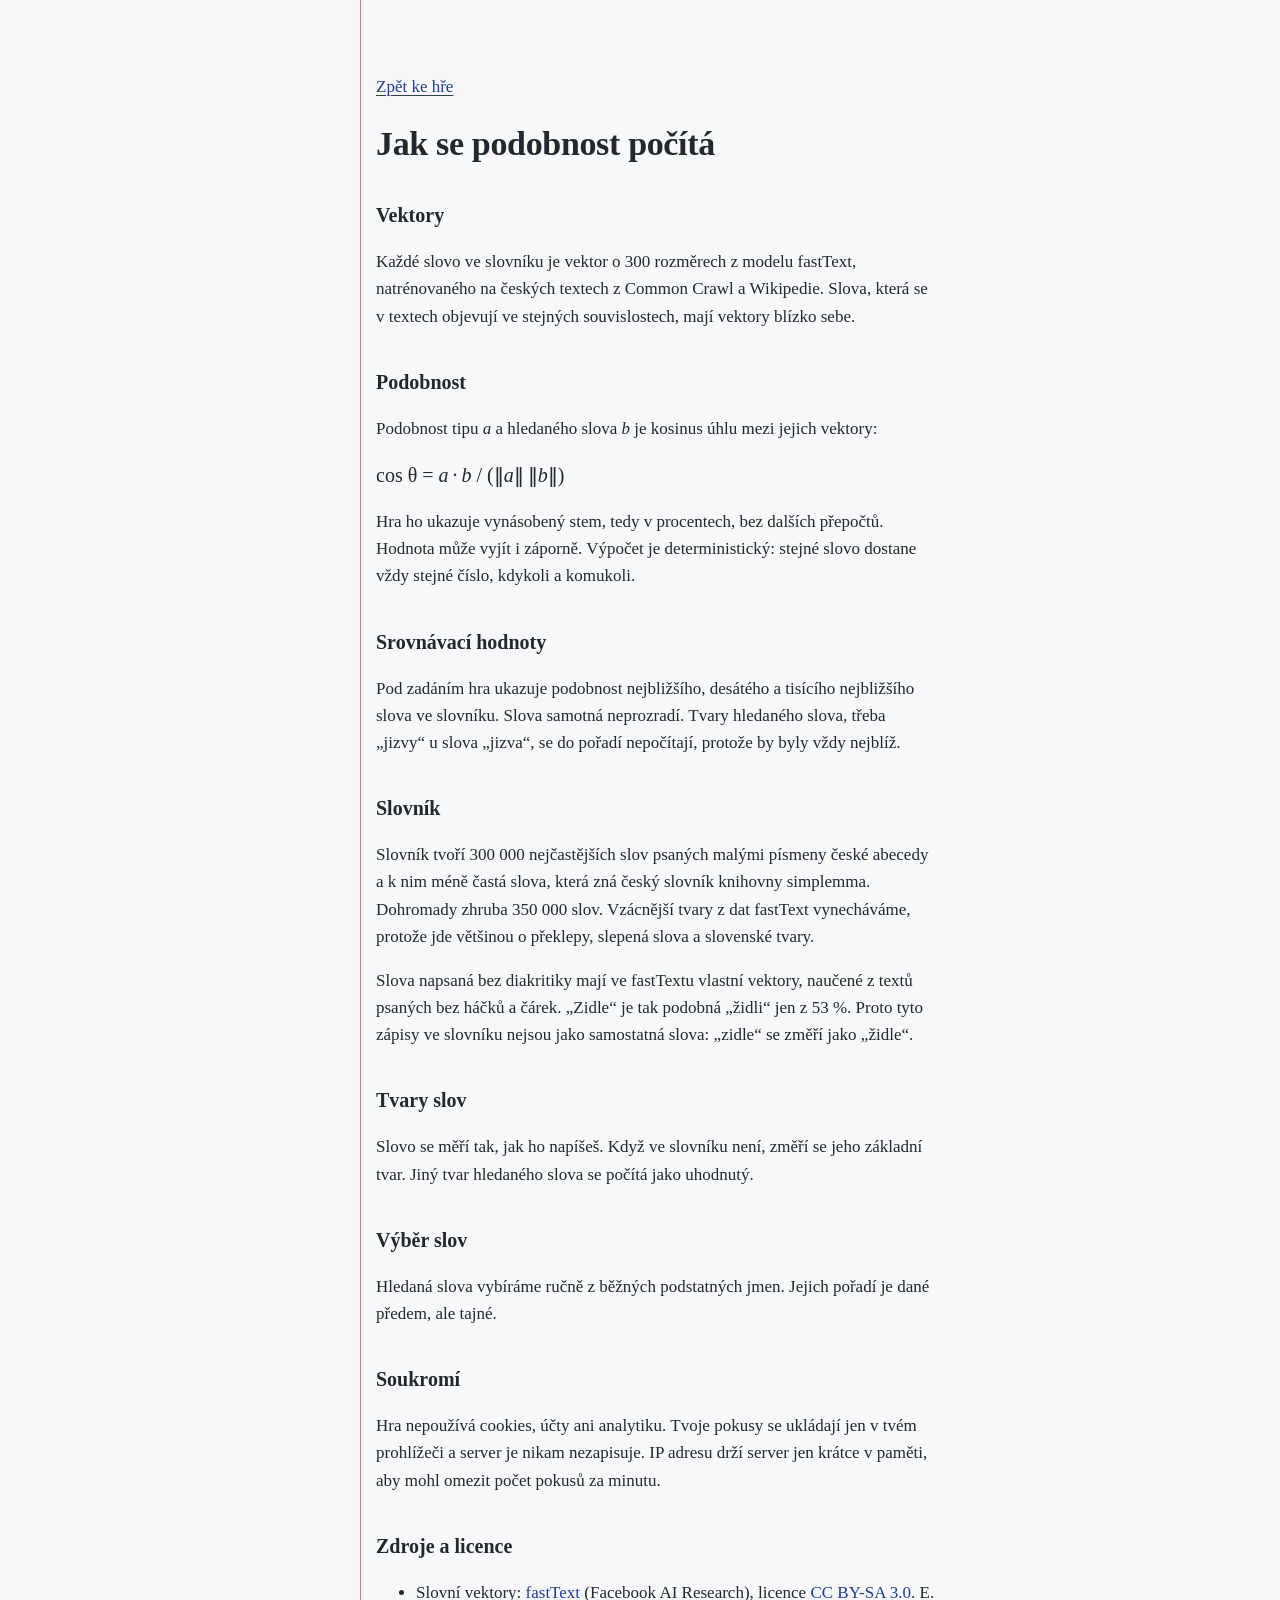
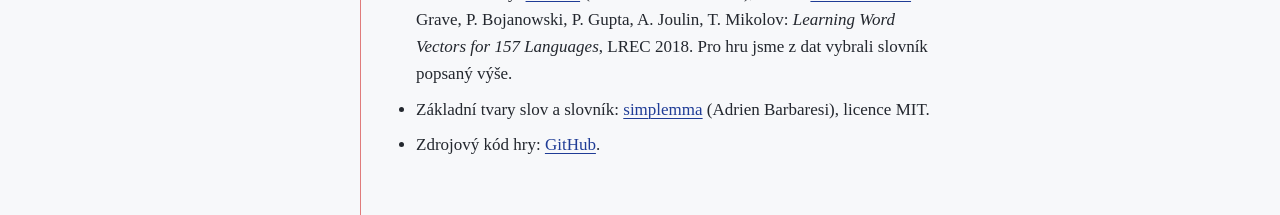
<file: static/metoda.html>
<!doctype html>
<html lang="cs">
<head>
  <meta charset="utf-8">
  <meta name="viewport" content="width=device-width, initial-scale=1">
  <title>Jak se podobnost počítá · Kosinus</title>
  <meta name="theme-color" content="#f7f8fa">
  <link rel="icon" href="favicon.svg" type="image/svg+xml">
  <link rel="stylesheet" href="styles.css">
</head>
<body>
  <main class="sheet prose">
    <p><a href="./">Zpět ke hře</a></p>
    <h1>Jak se podobnost počítá</h1>

    <h2>Vektory</h2>
    <p>
      Každé slovo ve slovníku je vektor o 300 rozměrech z modelu fastText,
      natrénovaného na českých textech z Common Crawl a Wikipedie. Slova, která
      se v textech objevují ve stejných souvislostech, mají vektory blízko sebe.
    </p>

    <h2>Podobnost</h2>
    <p>Podobnost tipu <var>a</var> a hledaného slova <var>b</var> je kosinus úhlu mezi jejich vektory:</p>
    <p class="formula">
      cos&nbsp;θ = <var>a</var>&thinsp;·&thinsp;<var>b</var> / (‖<var>a</var>‖&thinsp;‖<var>b</var>‖)
    </p>
    <p>
      Hra ho ukazuje vynásobený stem, tedy v procentech, bez dalších přepočtů.
      Hodnota může vyjít i záporně. Výpočet je deterministický: stejné slovo
      dostane vždy stejné číslo, kdykoli a komukoli.
    </p>

    <h2>Srovnávací hodnoty</h2>
    <p>
      Pod zadáním hra ukazuje podobnost nejbližšího, desátého a tisícího
      nejbližšího slova ve slovníku. Slova samotná neprozradí. Tvary hledaného
      slova, třeba „jizvy“ u slova „jizva“, se do pořadí nepočítají, protože by
      byly vždy nejblíž.
    </p>

    <h2>Slovník</h2>
    <p>
      Slovník tvoří 300 000 nejčastějších slov psaných malými písmeny české
      abecedy a k nim méně častá slova, která zná český slovník knihovny
      simplemma. Dohromady zhruba 350 000 slov. Vzácnější tvary z dat fastText
      vynecháváme, protože jde většinou o překlepy, slepená slova a slovenské
      tvary.
    </p>
    <p>
      Slova napsaná bez diakritiky mají ve fastTextu vlastní vektory, naučené
      z textů psaných bez háčků a čárek. „Zidle“ je tak podobná „židli“ jen
      z 53 %. Proto tyto zápisy ve slovníku nejsou jako samostatná slova:
      „zidle“ se změří jako „židle“.
    </p>

    <h2>Tvary slov</h2>
    <p>
      Slovo se měří tak, jak ho napíšeš. Když ve slovníku není, změří se jeho
      základní tvar. Jiný tvar hledaného slova se počítá jako uhodnutý.
    </p>

    <h2>Výběr slov</h2>
    <p>
      Hledaná slova vybíráme ručně z běžných podstatných jmen. Jejich pořadí je
      dané předem, ale tajné.
    </p>

    <h2>Soukromí</h2>
    <p>
      Hra nepoužívá cookies, účty ani analytiku. Tvoje pokusy se ukládají jen
      v tvém prohlížeči a server je nikam nezapisuje. IP adresu drží server jen
      krátce v paměti, aby mohl omezit počet pokusů za minutu.
    </p>

    <h2>Zdroje a licence</h2>
    <ul>
      <li>
        Slovní vektory:
        <a href="https://fasttext.cc/docs/en/crawl-vectors.html">fastText</a>
        (Facebook AI Research), licence
        <a href="https://creativecommons.org/licenses/by-sa/3.0/">CC BY-SA 3.0</a>.
        E. Grave, P. Bojanowski, P. Gupta, A. Joulin, T. Mikolov:
        <cite>Learning Word Vectors for 157 Languages</cite>, LREC 2018.
        Pro hru jsme z dat vybrali slovník popsaný výše.
      </li>
      <li>
        Základní tvary slov a slovník:
        <a href="https://github.com/adbar/simplemma">simplemma</a>
        (Adrien Barbaresi), licence MIT.
      </li>
      <li>
        Zdrojový kód hry:
        <a href="https://github.com/f-hluchnik/guess-the-word">GitHub</a>.
      </li>
    </ul>
  </main>
</body>
</html>
</file>
<file: static/styles.css>
/* A page from a Czech school exercise book: ruled lines, a red margin,
   and the player's own words written in school-ink blue. */

:root {
  color-scheme: light;

  --paper: #f7f8fa;
  --graphite: #23272e;
  --pencil: #646c78;
  --rule: #d3ddea;
  --margin: #e07b7b;
  --ink: #1f3c96;
  --ink-wash: #e3e9f6;

  --serif:
    "Iowan Old Style", "Palatino Linotype", Palatino, "URW Palladio L", P052, "Book Antiqua",
    Georgia, serif;
  --gutter: 3.5rem;
  --line: 2.75rem;
}

*,
*::before,
*::after {
  box-sizing: border-box;
}

body {
  margin: 0;
  background: var(--paper);
  color: var(--graphite);
  font: 1.0625rem/1.6 var(--serif);
  font-variant-numeric: tabular-nums lining-nums;
  -webkit-text-size-adjust: 100%;
}

.sheet {
  position: relative;
  max-width: 40rem;
  min-height: 100dvh;
  margin-inline: auto;
  padding: 3.5rem 1.5rem 2.5rem var(--gutter);
}

/* The margin line. */
.sheet::before {
  content: "";
  position: absolute;
  inset-block: 0;
  left: calc(var(--gutter) - 1rem);
  border-left: 1px solid var(--margin);
}

h1 {
  margin: 0;
  font-size: 2.125rem;
  font-weight: 600;
  line-height: 1.15;
  letter-spacing: -0.01em;
}

.date {
  margin: 0.25rem 0 0;
  color: var(--pencil);
}

.intro {
  max-width: 34em;
  margin: 1.75rem 0 0;
}

.scale {
  max-width: 34em;
  margin: 0.75rem 0 0;
  color: var(--pencil);
}

/* Writing on a line rather than typing into a box. */
.guess-form {
  display: flex;
  gap: 0.75rem;
  align-items: end;
  margin-top: 2.25rem;
}

.guess-form input {
  flex: 1;
  min-width: 0;
  padding: 0.25rem 0 0.35rem;
  border: 0;
  border-bottom: 2px solid var(--rule);
  border-radius: 0;
  background: transparent;
  color: var(--ink);
  font: inherit;
  font-size: 1.5rem;
  caret-color: var(--ink);
}

.guess-form input::placeholder {
  color: var(--pencil);
  opacity: 0.7;
}

.guess-form input:focus {
  outline: none;
  border-bottom-color: var(--ink);
}

.guess-form button {
  padding: 0.6rem 1.25rem;
  border: 0;
  border-radius: 3px;
  background: var(--ink);
  color: #fff;
  font: inherit;
  font-weight: 600;
  cursor: pointer;
}

.guess-form button:hover {
  background: #183077;
}

.guess-form :disabled {
  cursor: default;
  opacity: 0.5;
}

:focus-visible {
  outline: 2px solid var(--ink);
  outline-offset: 3px;
}

.guess-form input:focus-visible {
  outline: none;
}

.status {
  min-height: calc(1.6em * 2);
  margin: 0.75rem 0 1.5rem;
  color: var(--pencil);
}

.status .word {
  color: var(--ink);
}

.status.is-solved {
  color: var(--graphite);
}

/* Guesses on ruled lines; attempt numbers sit in the margin. */
.guesses {
  width: calc(100% + var(--gutter));
  margin-left: calc(-1 * var(--gutter));
  table-layout: fixed;
  border-collapse: collapse;
  border-top: 1px solid var(--rule);
}

.guesses td {
  height: var(--line);
  padding: 0 0 0 1rem;
  border-bottom: 1px solid var(--rule);
  white-space: nowrap;
}

.guesses .col-n {
  width: calc(var(--gutter) - 1rem);
}

.guesses .col-pct {
  width: 6.5rem;
}

.guesses .n {
  padding: 0 0.6rem 0 0;
  color: var(--pencil);
  font-size: 0.875rem;
  text-align: right;
}

.guesses .word {
  overflow: hidden;
  text-overflow: ellipsis;
}

.guesses .lemma {
  margin-left: 0.4em;
  color: var(--pencil);
  font-size: 0.875rem;
}

.guesses .pct {
  text-align: right;
}

.guesses tr.is-latest .word {
  color: var(--ink);
}

.guesses tr.is-solved td {
  font-weight: 600;
}

.guesses tr.is-new td {
  animation: written 1.6s ease-out;
}

@keyframes written {
  from {
    background: var(--ink-wash);
  }
}

footer {
  margin-top: 3rem;
  color: var(--pencil);
  font-size: 0.875rem;
}

footer p {
  margin: 0.25rem 0;
}

a {
  color: var(--ink);
  text-decoration-thickness: 1px;
  text-underline-offset: 0.2em;
}

.visually-hidden {
  position: absolute;
  width: 1px;
  height: 1px;
  margin: -1px;
  overflow: hidden;
  clip-path: inset(50%);
  white-space: nowrap;
}

@media (max-width: 30rem) {
  :root {
    --gutter: 2.75rem;
  }

  .sheet {
    padding: 2.25rem 1rem 2rem var(--gutter);
  }

  h1 {
    font-size: 1.75rem;
  }

  .guesses td {
    padding-left: 0.75rem;
  }

  .guesses .col-pct {
    width: 5.5rem;
  }
}

@media (prefers-reduced-motion: reduce) {
  .guesses tr.is-new td {
    animation: none;
  }
}

/* Longer text pages: method and sources, 404. */
.prose h1 {
  margin-top: 1.5rem;
}

.prose h2 {
  margin: 2.25rem 0 0.5rem;
  font-size: 1.25rem;
  font-weight: 600;
}

.prose p,
.prose ul {
  max-width: 34em;
}

.prose li + li {
  margin-top: 0.5rem;
}

.formula {
  margin: 1rem 0;
  font-size: 1.25rem;
  font-style: normal;
}
</file>
